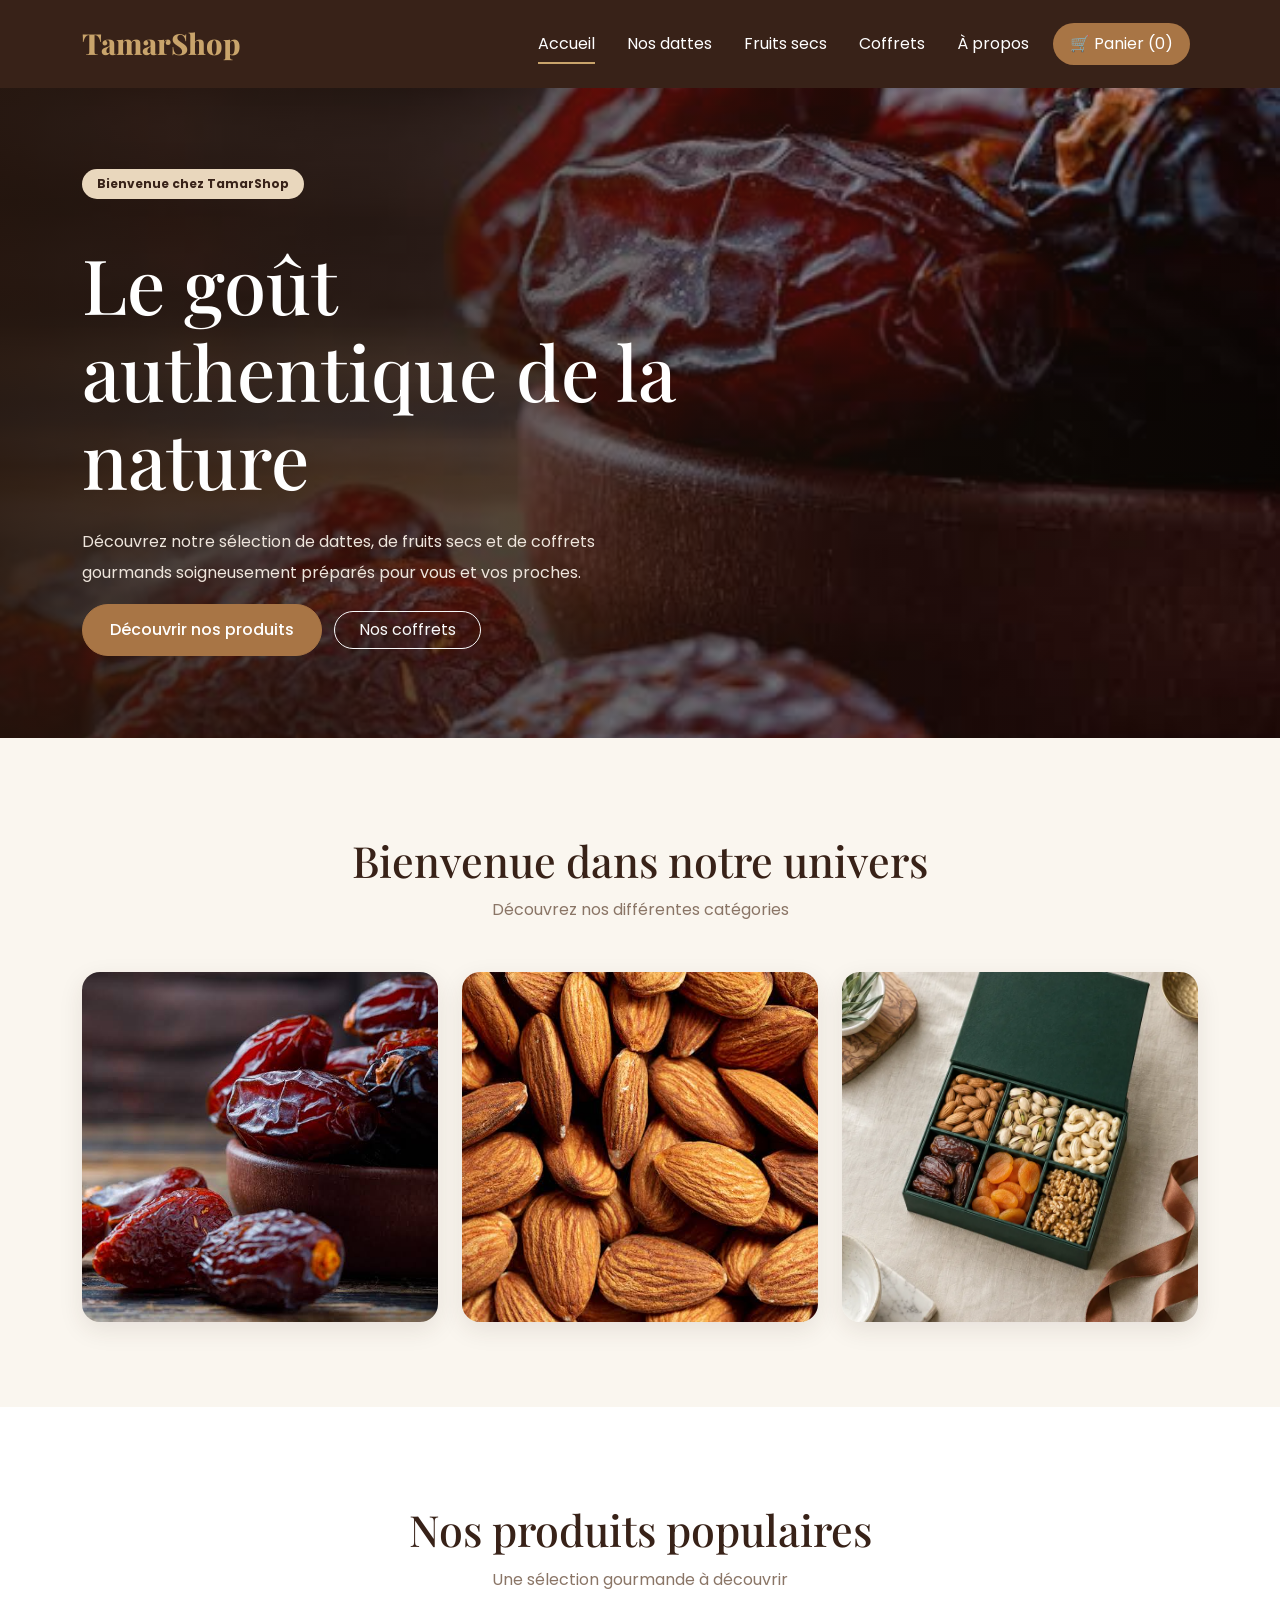
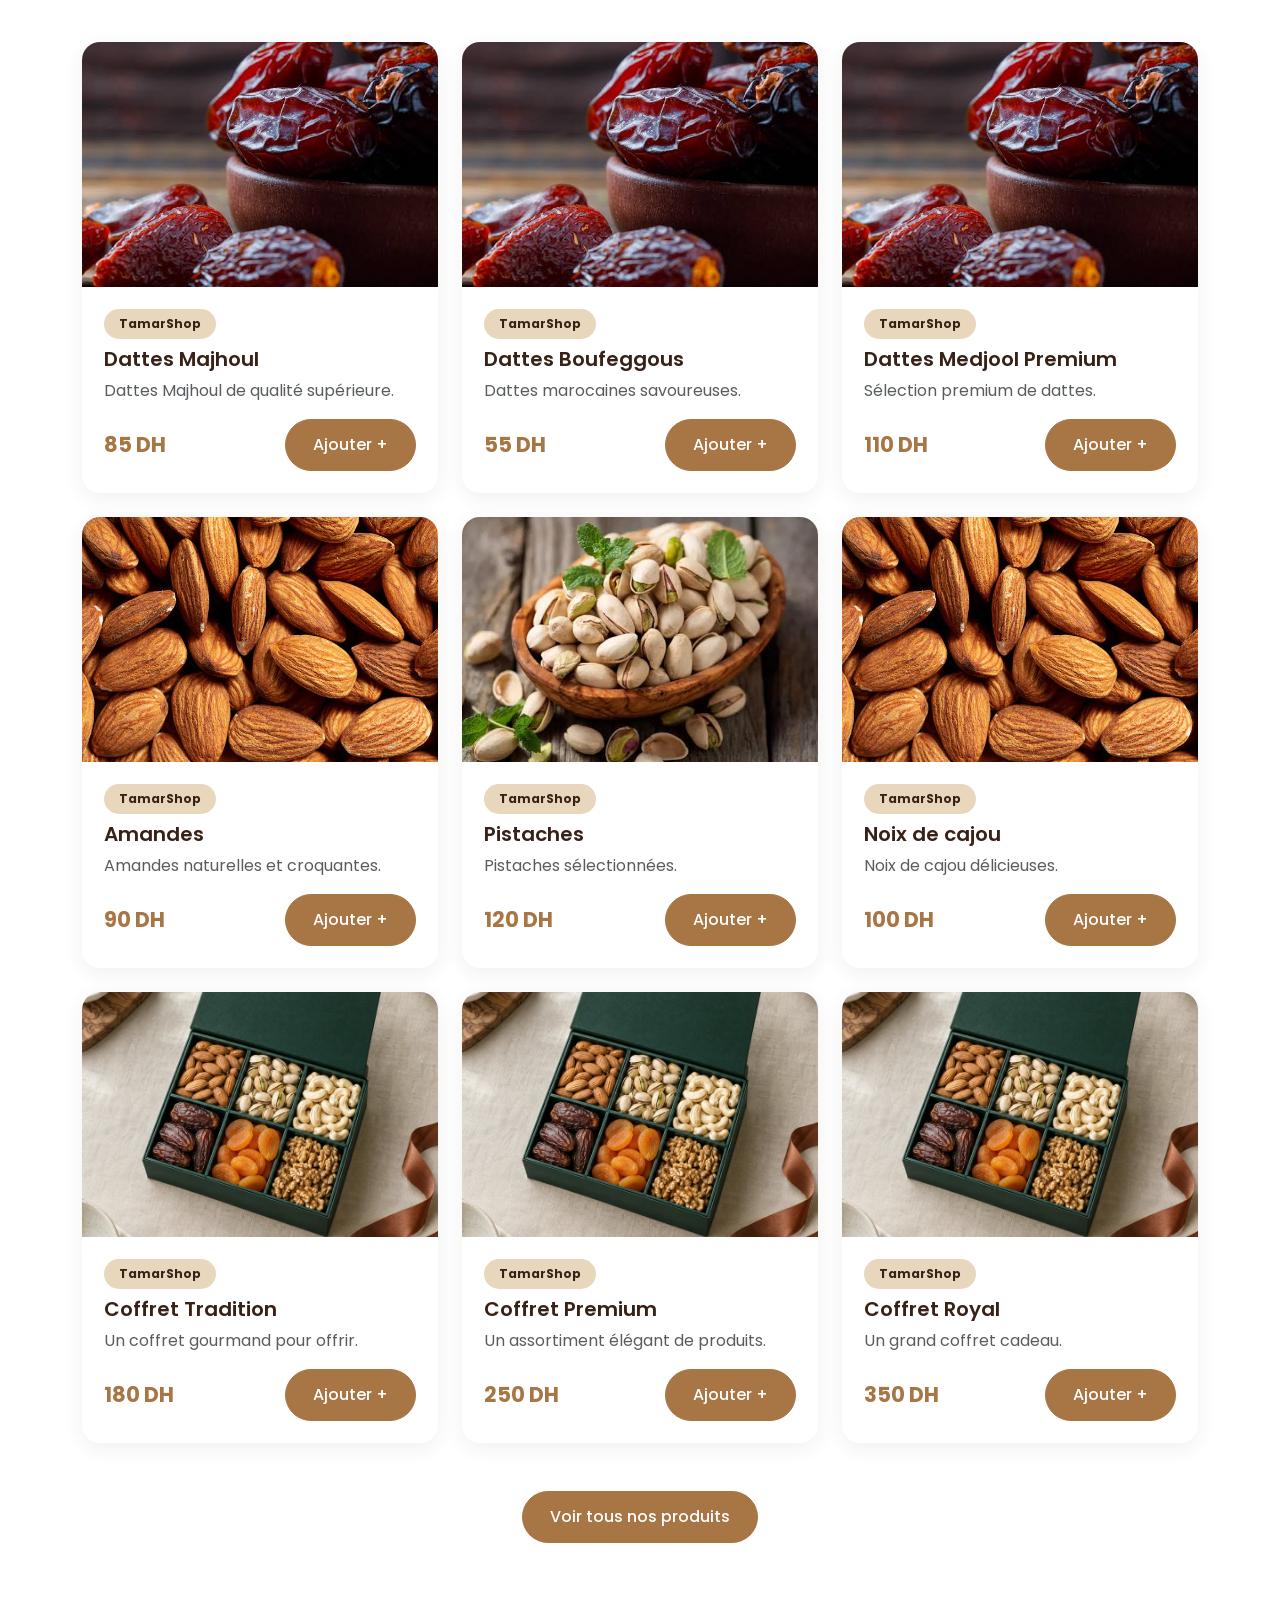
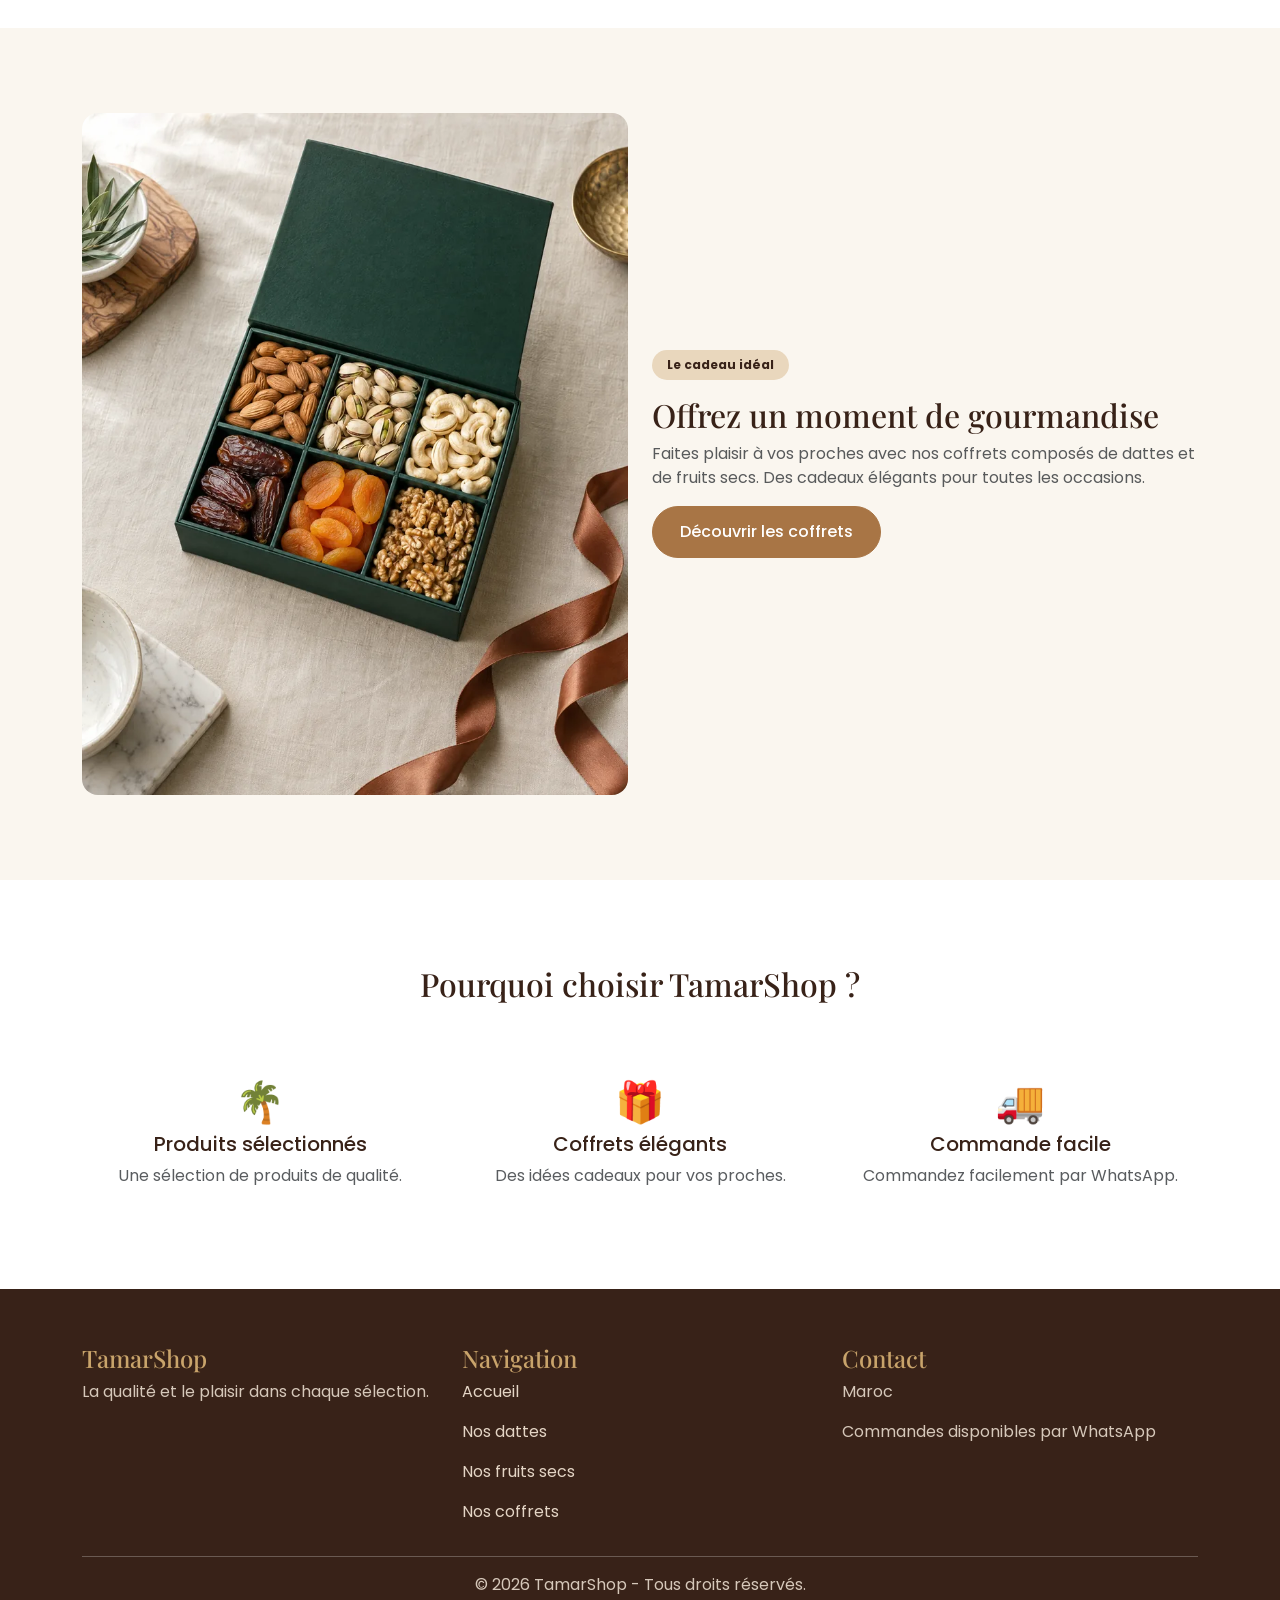
<file: index.html>
<!DOCTYPE html>
<html lang="fr">
<head>
    <meta charset="UTF-8">
    <meta name="viewport" content="width=device-width, initial-scale=1.0">
    <title>TamarShop | Accueil</title>

    <link href="https://cdn.jsdelivr.net/npm/bootstrap@5.3.3/dist/css/bootstrap.min.css" rel="stylesheet">
    <link rel="stylesheet" href="css/style.css">
</head>
<body>

<div id="navbar"></div>

<section class="hero">
    <div class="container">
        <div class="col-lg-7">
            <span class="badge badge-tamar mb-3">Bienvenue chez TamarShop</span>
            <h1>Le goût authentique de la nature</h1>
            <p>
                Découvrez notre sélection de dattes, de fruits secs
                et de coffrets gourmands soigneusement préparés
                pour vous et vos proches.
            </p>

            <a href="dattes.html" class="btn btn-tamar me-2">
                Découvrir nos produits
            </a>

            <a href="coffrets.html" class="btn btn-outline-light rounded-pill px-4">
                Nos coffrets
            </a>
        </div>
    </div>
</section>

<section class="section">
    <div class="container">
        <div class="section-title">
            <h2>Bienvenue dans notre univers</h2>
            <p>Découvrez nos différentes catégories</p>
        </div>

        <div class="row g-4">

            <div class="col-md-4">
                <a href="dattes.html">
                    <div class="category-card">
                        <img src="images/datte.png" alt="Dattes">
                        <div><h3>Nos dattes</h3></div>
                    </div>
                </a>
            </div>

            <div class="col-md-4">
                <a href="fruits-secs.html">
                    <div class="category-card">
                        <img src="images/amande.png" alt="Fruits secs">
                        <div><h3>Fruits secs</h3></div>
                    </div>
                </a>
            </div>

            <div class="col-md-4">
                <a href="coffrets.html">
                    <div class="category-card">
                        <img src="images/coffret.png" alt="Coffrets">
                        <div><h3>Coffrets cadeaux</h3></div>
                    </div>
                </a>
            </div>

        </div>
    </div>
</section>

<section class="section bg-white">
    <div class="container">

        <div class="section-title">
            <h2>Nos produits populaires</h2>
            <p>Une sélection gourmande à découvrir</p>
        </div>

        <div class="row" id="products-container"></div>

        <div class="text-center mt-4">
            <a href="dattes.html" class="btn btn-tamar">
                Voir tous nos produits
            </a>
        </div>

    </div>
</section>

<section class="section">
    <div class="container">
        <div class="row align-items-center g-4">
            <div class="col-md-6">
                <img src="images/coffret.png"
                     class="img-fluid rounded-4"
                     alt="Coffret TamarShop">
            </div>

            <div class="col-md-6">
                <span class="badge badge-tamar">Le cadeau idéal</span>
                <h2 class="mt-3">Offrez un moment de gourmandise</h2>
                <p class="text-muted">
                    Faites plaisir à vos proches avec nos coffrets
                    composés de dattes et de fruits secs.
                    Des cadeaux élégants pour toutes les occasions.
                </p>
                <a href="coffrets.html" class="btn btn-tamar">
                    Découvrir les coffrets
                </a>
            </div>
        </div>
    </div>
</section>

<section class="section bg-white text-center">
    <div class="container">
        <h2>Pourquoi choisir TamarShop ?</h2>

        <div class="row mt-5 g-4">
            <div class="col-md-4">
                <h1>🌴</h1>
                <h5>Produits sélectionnés</h5>
                <p class="text-muted">Une sélection de produits de qualité.</p>
            </div>

            <div class="col-md-4">
                <h1>🎁</h1>
                <h5>Coffrets élégants</h5>
                <p class="text-muted">Des idées cadeaux pour vos proches.</p>
            </div>

            <div class="col-md-4">
                <h1>🚚</h1>
                <h5>Commande facile</h5>
                <p class="text-muted">Commandez facilement par WhatsApp.</p>
            </div>
        </div>
    </div>
</section>

<div id="footer"></div>

<script src="https://cdn.jsdelivr.net/npm/bootstrap@5.3.3/dist/js/bootstrap.bundle.min.js"></script>
<script src="js/products.js"></script>
<script src="js/script.js"></script>

</body>
</html>
</file>
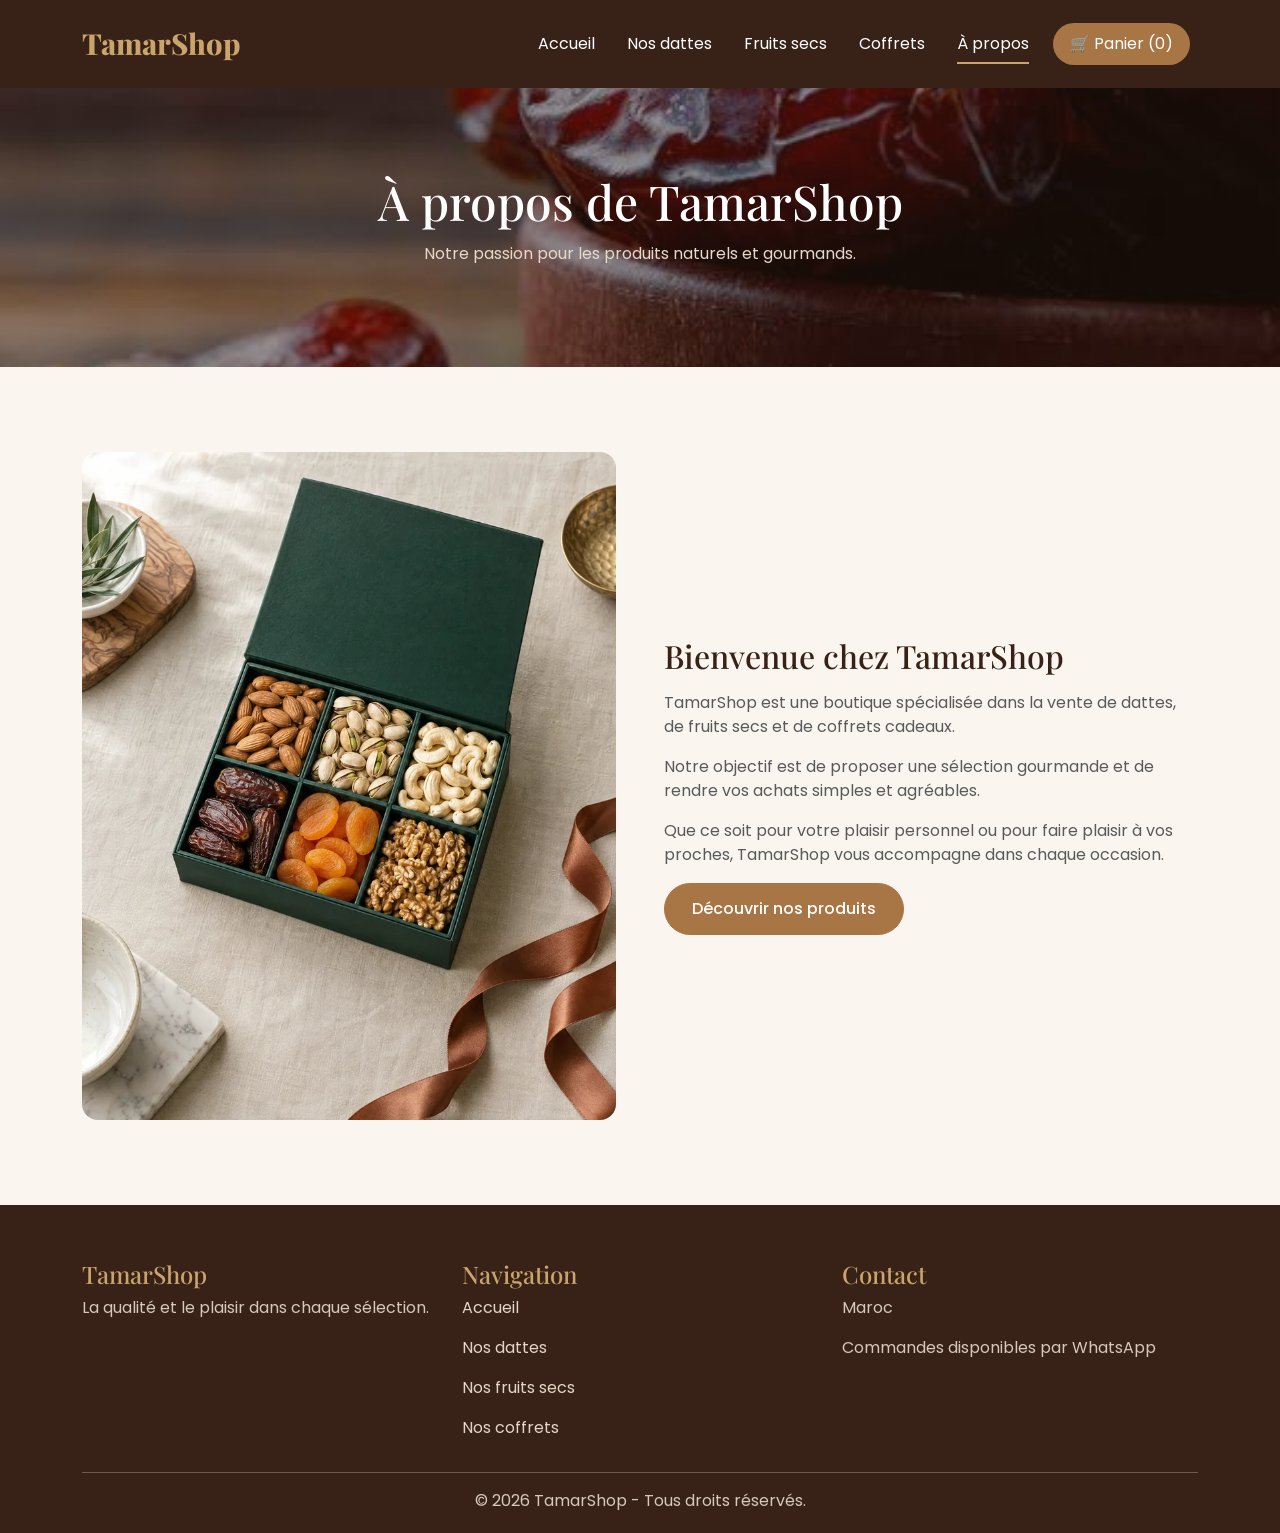
<file: apropos.html>
<!DOCTYPE html>
<html lang="fr">
<head>
    <meta charset="UTF-8">
    <meta name="viewport" content="width=device-width, initial-scale=1.0">
    <title>TamarShop | À propos</title>

    <link href="https://cdn.jsdelivr.net/npm/bootstrap@5.3.3/dist/css/bootstrap.min.css" rel="stylesheet">
    <link rel="stylesheet" href="css/style.css">
</head>
<body>

<div id="navbar"></div>

<section class="page-banner">
    <div class="container">
        <h1>À propos de TamarShop</h1>
        <p>Notre passion pour les produits naturels et gourmands.</p>
    </div>
</section>

<section class="section">
    <div class="container">

        <div class="row align-items-center g-5">

            <div class="col-md-6">
                <img src="images/coffret.png"
                     class="img-fluid rounded-4"
                     alt="Produits TamarShop">
            </div>

            <div class="col-md-6">
                <h2>Bienvenue chez TamarShop</h2>

                <p class="text-muted mt-3">
                    TamarShop est une boutique spécialisée dans
                    la vente de dattes, de fruits secs et de coffrets cadeaux.
                </p>

                <p class="text-muted">
                    Notre objectif est de proposer une sélection
                    gourmande et de rendre vos achats simples et agréables.
                </p>

                <p class="text-muted">
                    Que ce soit pour votre plaisir personnel ou pour
                    faire plaisir à vos proches, TamarShop vous accompagne
                    dans chaque occasion.
                </p>

                <a href="dattes.html" class="btn btn-tamar">
                    Découvrir nos produits
                </a>
            </div>

        </div>

    </div>
</section>

<div id="footer"></div>

<script src="https://cdn.jsdelivr.net/npm/bootstrap@5.3.3/dist/js/bootstrap.bundle.min.js"></script>
<script src="js/products.js"></script>
<script src="js/script.js"></script>

</body>

</html>
</file>
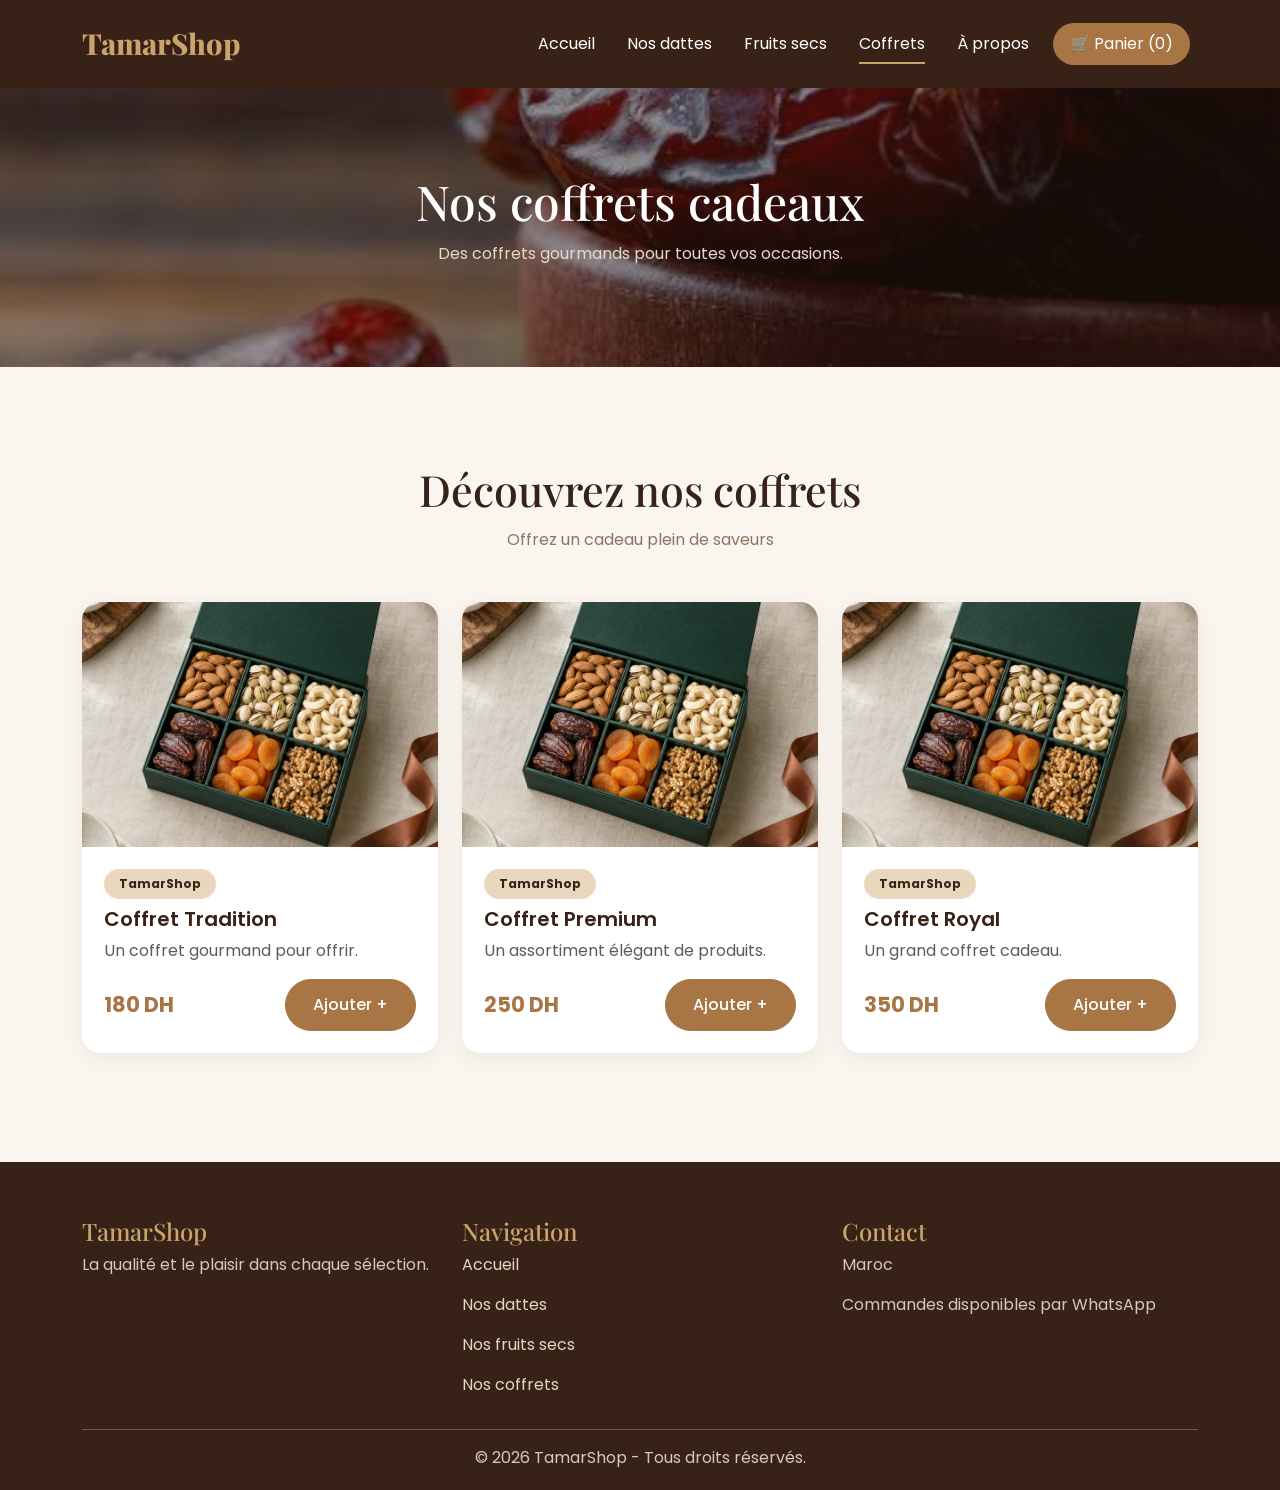
<file: coffrets.html>
<!DOCTYPE html>
<html lang="fr">
<head>
    <meta charset="UTF-8">
    <meta name="viewport" content="width=device-width, initial-scale=1.0">
    <title>TamarShop | Nos coffrets</title>

    <link href="https://cdn.jsdelivr.net/npm/bootstrap@5.3.3/dist/css/bootstrap.min.css" rel="stylesheet">
    <link rel="stylesheet" href="css/style.css">
</head>
<body>

<div id="navbar"></div>


<section class="page-banner">
    <div class="container">
        <h1>Nos coffrets cadeaux</h1>
        <p>Des coffrets gourmands pour toutes vos occasions.</p>
    </div>
</section>

<section class="section">
    <div class="container">
        <div class="section-title">
            <h2>Découvrez nos coffrets</h2>
            <p>Offrez un cadeau plein de saveurs</p>
        </div>

        <div class="row" id="products-container" data-category="coffrets"></div>
    </div>
</section>

<div id="footer"></div>

<script src="https://cdn.jsdelivr.net/npm/bootstrap@5.3.3/dist/js/bootstrap.bundle.min.js"></script>
<script src="js/products.js"></script>
<script src="js/script.js"></script>

</body>
</html>
</file>
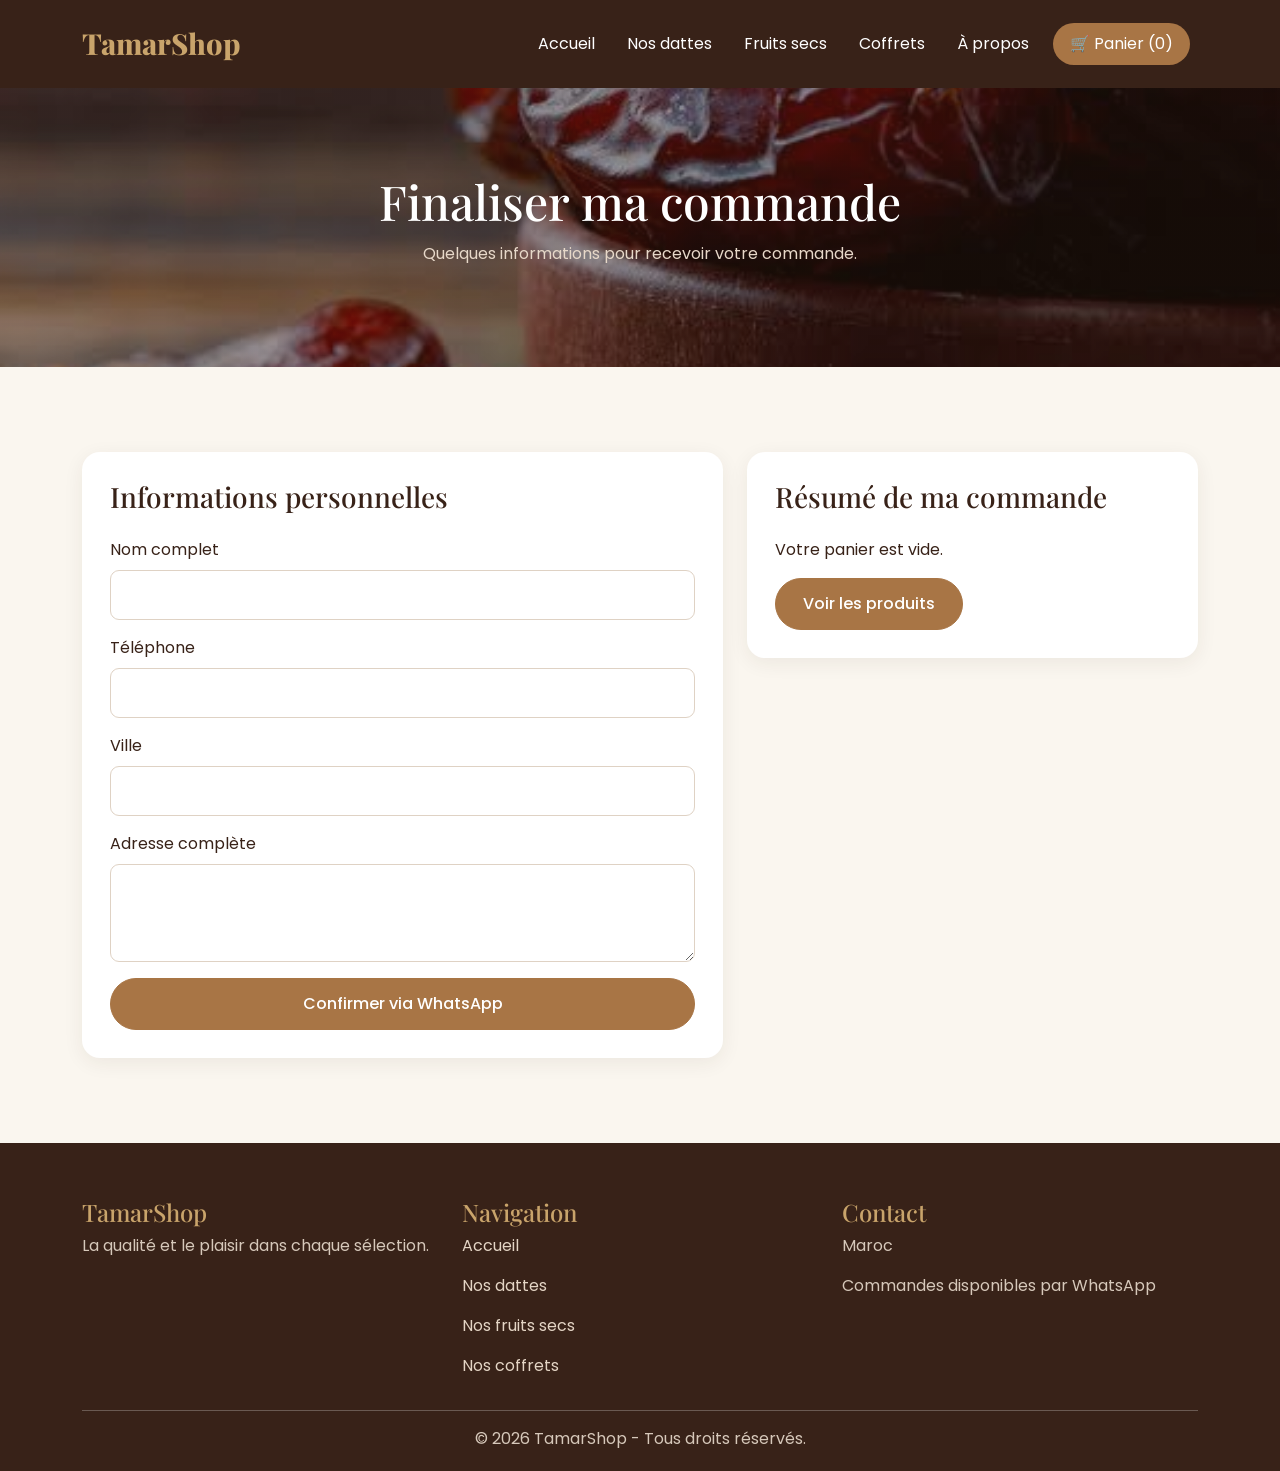
<file: commander.html>
<!DOCTYPE html>
<html lang="fr">
<head>
    <meta charset="UTF-8">
    <meta name="viewport" content="width=device-width, initial-scale=1.0">
    <title>TamarShop | Commander</title>

    <link href="https://cdn.jsdelivr.net/npm/bootstrap@5.3.3/dist/css/bootstrap.min.css" rel="stylesheet">
    <link rel="stylesheet" href="css/style.css">
</head>
<body>

<div id="navbar"></div>

<section class="page-banner">
    <div class="container">
        <h1>Finaliser ma commande</h1>
        <p>Quelques informations pour recevoir votre commande.</p>
    </div>
</section>

<section class="section">
    <div class="container">

        <div class="row g-4">

            <div class="col-lg-7">
                <div class="form-box">

                    <h3 class="mb-4">Informations personnelles</h3>

                    <form onsubmit="sendOrder(event)">

                        <div class="mb-3">
                            <label class="form-label">Nom complet</label>
                            <input type="text" id="customer-name"
                                   class="form-control" required>
                        </div>

                        <div class="mb-3">
                            <label class="form-label">Téléphone</label>
                            <input type="tel" id="customer-phone"
                                   class="form-control" required>
                        </div>

                        <div class="mb-3">
                            <label class="form-label">Ville</label>
                            <input type="text" id="customer-city"
                                   class="form-control" required>
                        </div>

                        <div class="mb-3">
                            <label class="form-label">Adresse complète</label>
                            <textarea id="customer-address"
                                      class="form-control"
                                      rows="3" required></textarea>
                        </div>

                        <button type="submit" class="btn btn-tamar w-100">
                            Confirmer via WhatsApp
                        </button>

                    </form>

                </div>
            </div>

            <div class="col-lg-5">
                <div class="cart-box">
                    <h3 class="mb-4">Résumé de ma commande</h3>
                    <div id="checkout-summary"></div>
                </div>
            </div>

        </div>

    </div>
</section>

<div id="footer"></div>

<script src="https://cdn.jsdelivr.net/npm/bootstrap@5.3.3/dist/js/bootstrap.bundle.min.js"></script>
<script src="js/products.js"></script>
<script src="js/script.js"></script>

</body>
</html>
</file>
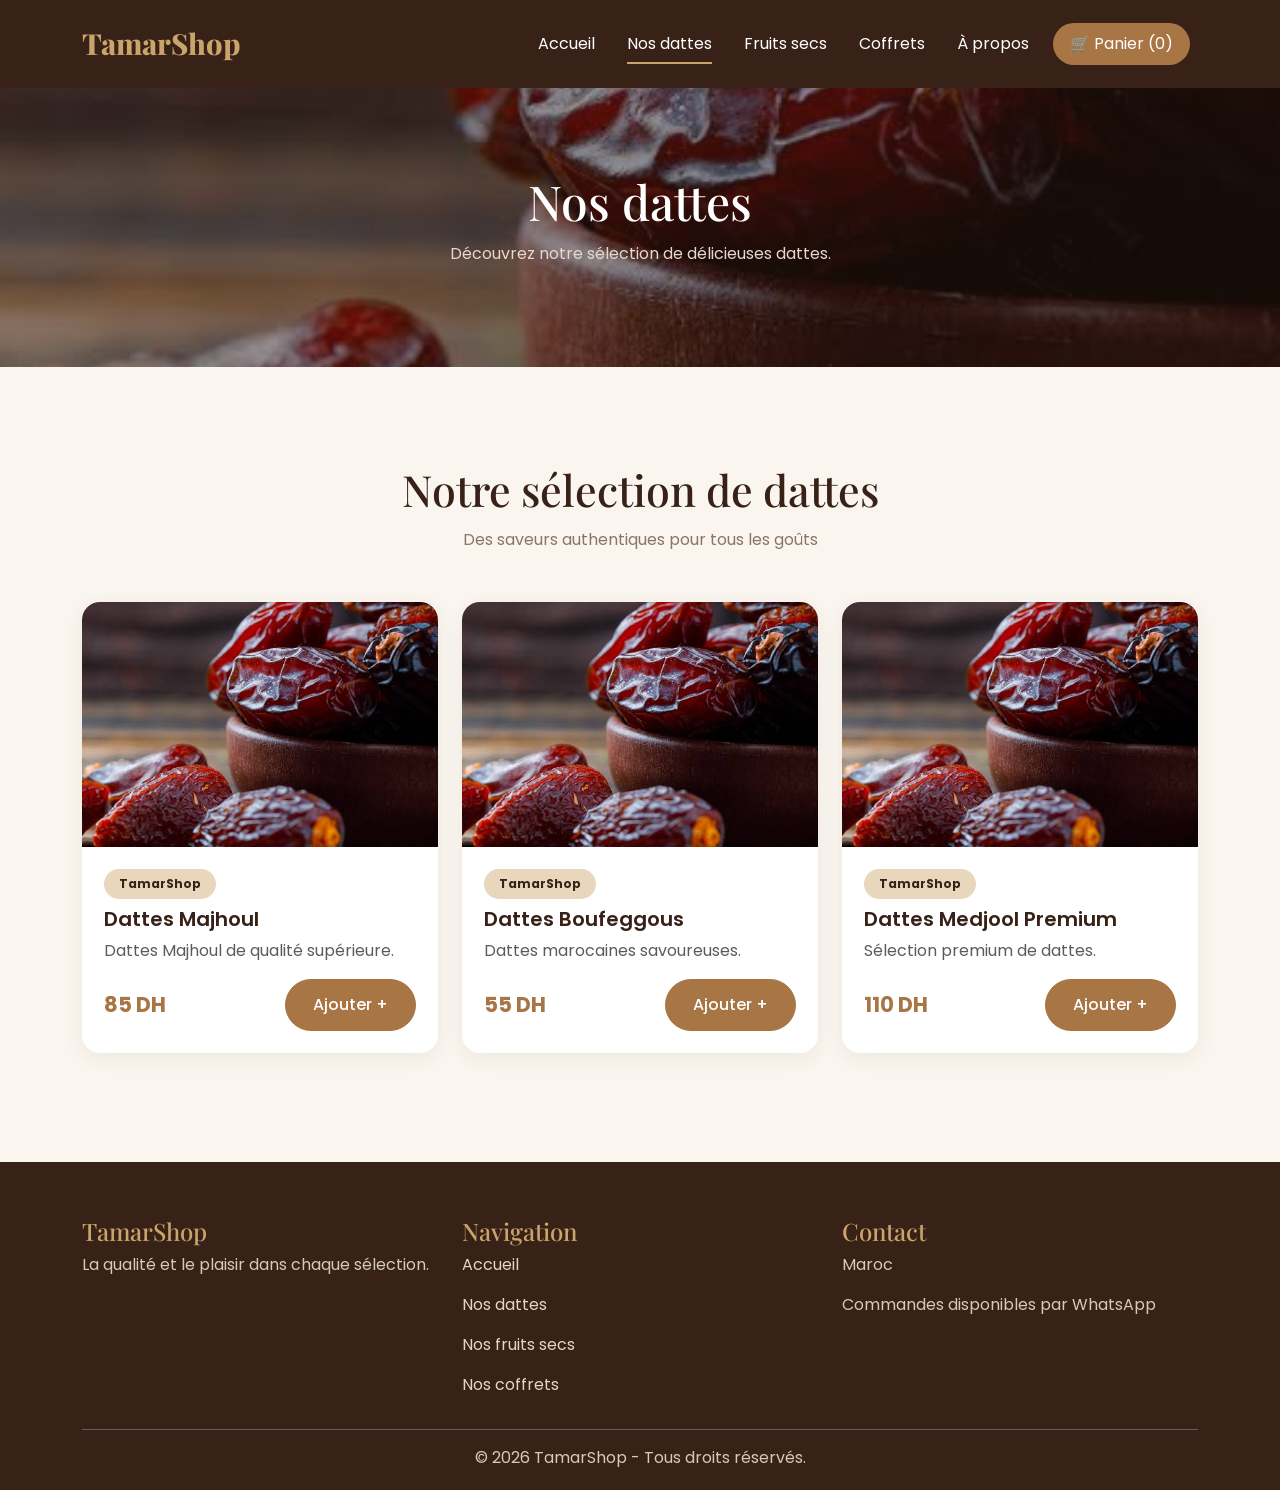
<file: dattes.html>
<!DOCTYPE html>
<html lang="fr">
<head>
    <meta charset="UTF-8">
    <meta name="viewport" content="width=device-width, initial-scale=1.0">
    <title>TamarShop | Nos dattes</title>

    <link href="https://cdn.jsdelivr.net/npm/bootstrap@5.3.3/dist/css/bootstrap.min.css" rel="stylesheet">
    <link rel="stylesheet" href="css/style.css">
</head>
<body>

<div id="navbar"></div>


<section class="page-banner">
    <div class="container">
        <h1>Nos dattes</h1>
        <p>Découvrez notre sélection de délicieuses dattes.</p>
    </div>
</section>

<section class="section">
    <div class="container">
        <div class="section-title">
            <h2>Notre sélection de dattes</h2>
            <p>Des saveurs authentiques pour tous les goûts</p>
        </div>

        <div class="row" id="products-container" data-category="dattes"></div>
    </div>
</section>

<div id="footer"></div>

<script src="https://cdn.jsdelivr.net/npm/bootstrap@5.3.3/dist/js/bootstrap.bundle.min.js"></script>
<script src="js/products.js"></script>
<script src="js/script.js"></script>

</body>
</html>
</file>
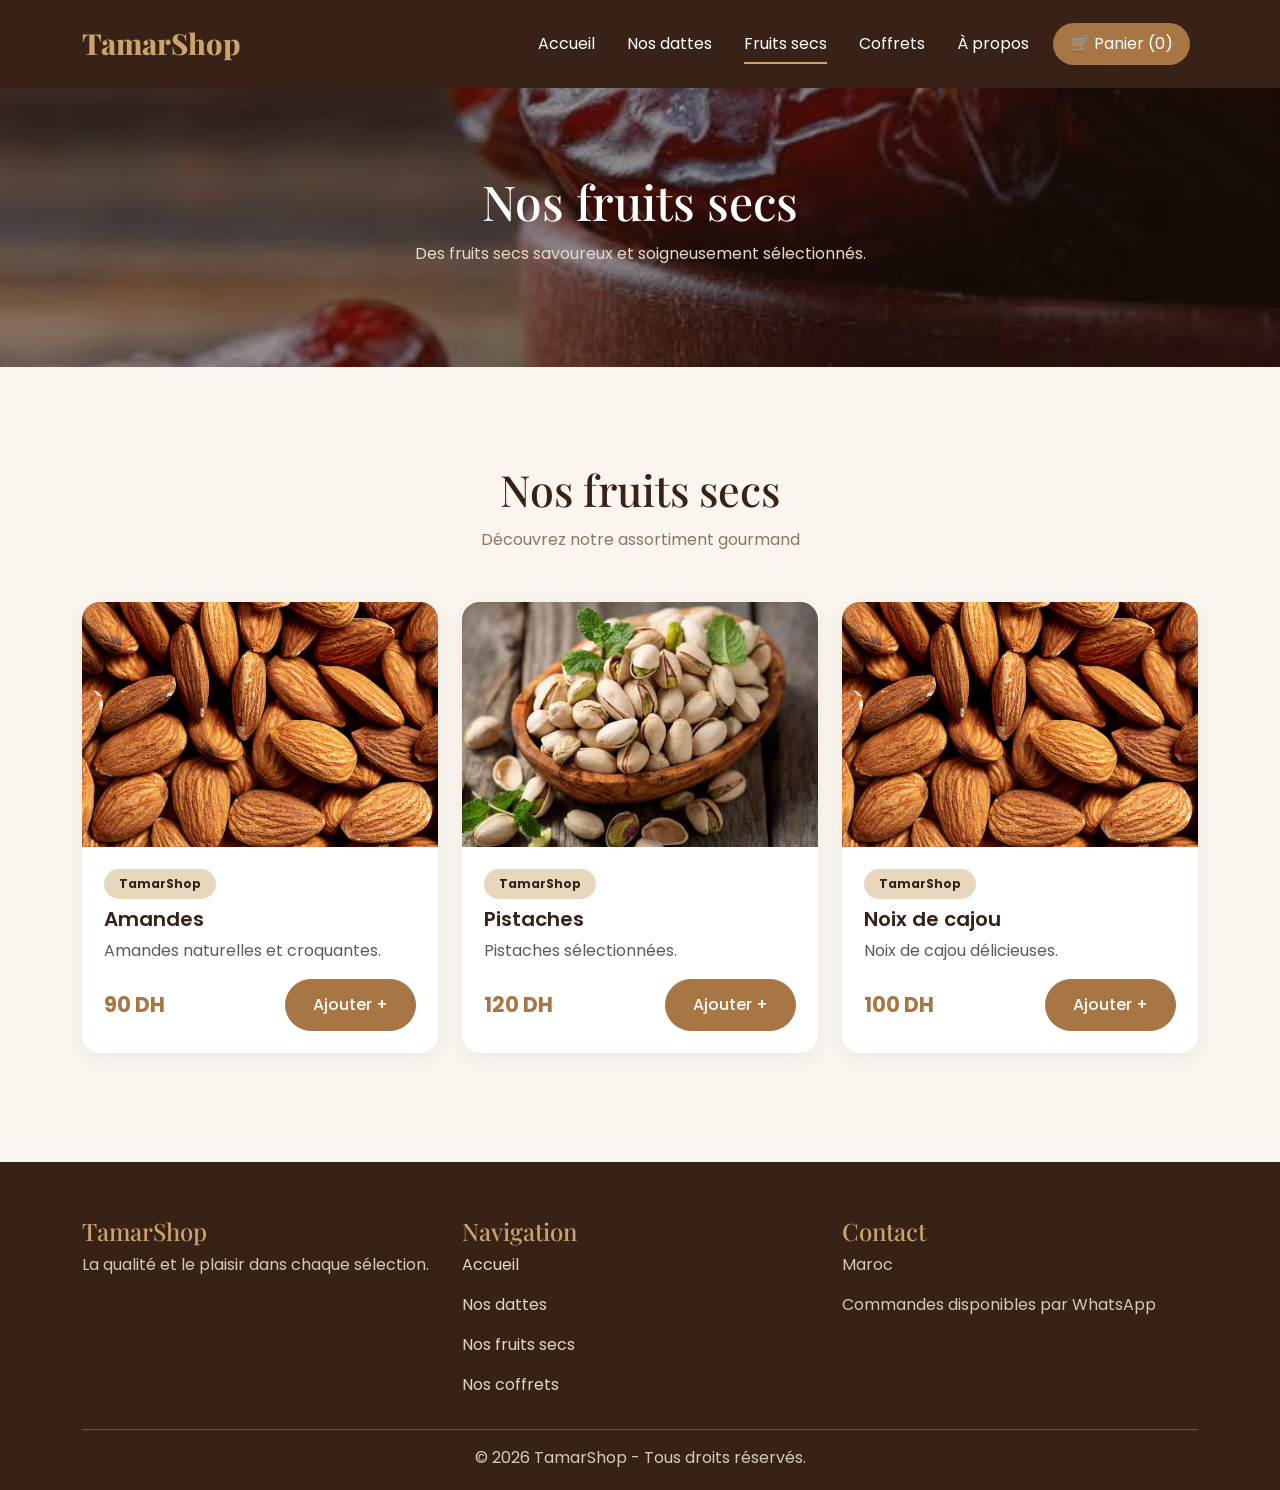
<file: fruits-secs.html>
<!DOCTYPE html>
<html lang="fr">
<head>
    <meta charset="UTF-8">
    <meta name="viewport" content="width=device-width, initial-scale=1.0">
    <title>TamarShop | Fruits secs</title>

    <link href="https://cdn.jsdelivr.net/npm/bootstrap@5.3.3/dist/css/bootstrap.min.css" rel="stylesheet">
    <link rel="stylesheet" href="css/style.css">
</head>
<body>

<div id="navbar"></div>


<section class="page-banner">
    <div class="container">
        <h1>Nos fruits secs</h1>
        <p>Des fruits secs savoureux et soigneusement sélectionnés.</p>
    </div>
</section>

<section class="section">
    <div class="container">
        <div class="section-title">
            <h2>Nos fruits secs</h2>
            <p>Découvrez notre assortiment gourmand</p>
        </div>

        <div class="row" id="products-container" data-category="fruits-secs"></div>
    </div>
</section>

<div id="footer"></div>

<script src="https://cdn.jsdelivr.net/npm/bootstrap@5.3.3/dist/js/bootstrap.bundle.min.js"></script>
<script src="js/products.js"></script>
<script src="js/script.js"></script>

</body>
</html>
</file>
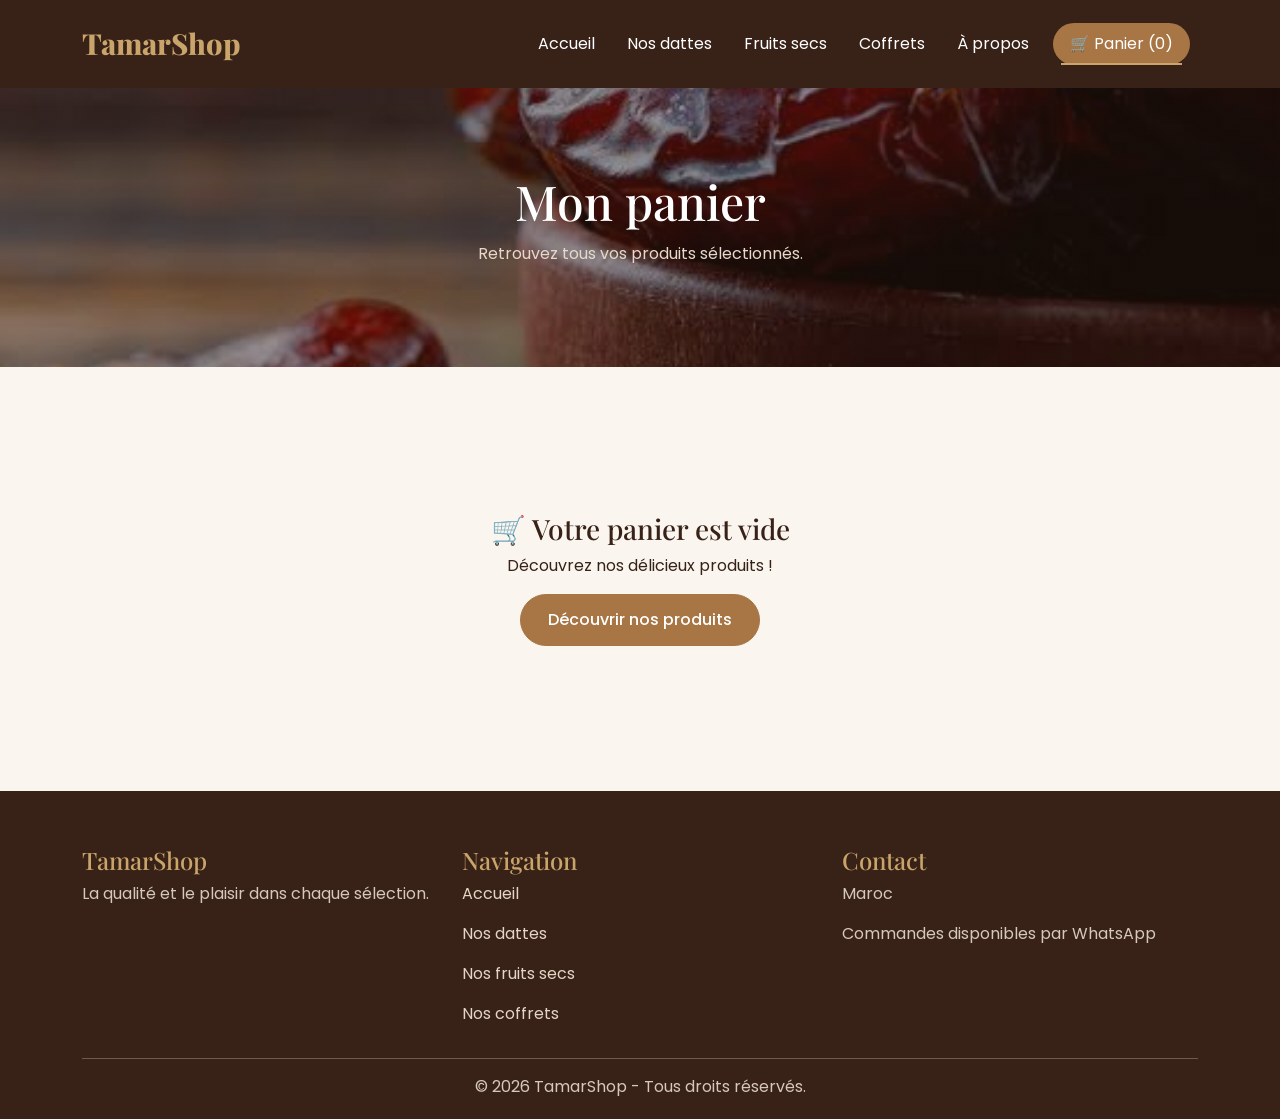
<file: panier.html>
<!DOCTYPE html>
<html lang="fr">
<head>
    <meta charset="UTF-8">
    <meta name="viewport" content="width=device-width, initial-scale=1.0">
    <title>TamarShop | Mon panier</title>

    <link href="https://cdn.jsdelivr.net/npm/bootstrap@5.3.3/dist/css/bootstrap.min.css" rel="stylesheet">
    <link rel="stylesheet" href="css/style.css">
</head>
<body>

<div id="navbar"></div>

<section class="page-banner">
    <div class="container">
        <h1>Mon panier</h1>
        <p>Retrouvez tous vos produits sélectionnés.</p>
    </div>
</section>

<section class="section">
    <div class="container">
        <div id="cart-container"></div>
    </div>
</section>

<div id="footer"></div>

<script src="https://cdn.jsdelivr.net/npm/bootstrap@5.3.3/dist/js/bootstrap.bundle.min.js"></script>
<script src="js/products.js"></script>
<script src="js/script.js"></script>

</body>
</html>
</file>
<file: css/style.css>
@import url('https://fonts.googleapis.com/css2?family=Playfair+Display:wght@500;600;700;800&family=Poppins:wght@300;400;500;600;700&display=swap');

:root {
    --brown-dark: #382218;
    --brown: #60402e;
    --caramel: #a87545;
    --gold: #c9a46b;
    --beige: #e9d7bd;
    --cream: #faf6ef;
    --white: #ffffff;
}

/* =================================
   POPUP AJOUT AU PANIER - TAMARSHOP
================================= */


/* =====================================
   TAMARSHOP - LIGHTBOX AJOUT AU PANIER
===================================== */

#tamar-lightbox {
    position: fixed;
    inset: 0;
    z-index: 999999;
    display: flex;
    align-items: center;
    justify-content: center;
    opacity: 0;
    visibility: hidden;
    transition: opacity 0.3s ease, visibility 0.3s ease;
}

#tamar-lightbox.show {
    opacity: 1;
    visibility: visible;
}

/* Fond sombre sur toute la page */

.lightbox-overlay {
    position: absolute;
    inset: 0;
    background: rgba(0, 0, 0, 0.65);
    backdrop-filter: blur(5px);
}

/* Fenêtre centrale */

.lightbox-content {
    position: relative;
    z-index: 2;
    width: 90%;
    max-width: 430px;
    padding: 40px 30px;
    background: #fffaf3;
    border-radius: 22px;
    text-align: center;
    box-shadow: 0 20px 60px rgba(0, 0, 0, 0.25);
    transform: scale(0.8) translateY(20px);
    transition: transform 0.35s ease;
}

#tamar-lightbox.show .lightbox-content {
    transform: scale(1) translateY(0);
}

/* Bouton fermer */

.lightbox-close {
    position: absolute;
    top: 12px;
    right: 18px;
    border: none;
    background: none;
    color: #70452e;
    font-size: 30px;
    cursor: pointer;
}

/* Icône de validation */

.lightbox-icon {
    width: 85px;
    height: 85px;
    margin: 0 auto 20px;
    border-radius: 50%;
    background: #e8f2df;
    display: flex;
    justify-content: center;
    align-items: center;
    color: #54813c;
}

.lightbox-icon span {
    font-size: 45px;
    font-weight: bold;
}

/* Textes */

.lightbox-content h2 {
    color: #70452e;
    font-size: 26px;
    font-weight: 700;
    margin-bottom: 12px;
}

.lightbox-content p {
    color: #77685b;
    font-size: 15px;
    margin-bottom: 25px;
}

/* Boutons */

.lightbox-actions {
    display: flex;
    flex-direction: column;
    gap: 12px;
}

.lightbox-cart {
    display: block;
    background: #70452e;
    color: white;
    padding: 14px;
    border-radius: 10px;
    text-decoration: none;
    font-weight: 600;
    transition: 0.3s;
}

.lightbox-cart:hover {
    background: #53321f;
    color: white;
}

.lightbox-continue {
    background: transparent;
    border: 1px solid #d8c4ad;
    color: #70452e;
    padding: 13px;
    border-radius: 10px;
    cursor: pointer;
    transition: 0.3s;
}

.lightbox-continue:hover {
    background: #f1e7da;
}


* {
    margin: 0;
    padding: 0;
    box-sizing: border-box;
}

html {
    scroll-behavior: smooth;
}

body {
    font-family: 'Poppins', sans-serif;
    background: var(--cream);
    color: var(--brown-dark);
    overflow-x: hidden;
}

h1, h2, h3 {
    font-family: 'Playfair Display', serif;
}

a {
    text-decoration: none;
}

/* NAVBAR */

.navbar {
    background: var(--brown-dark);
    padding: 17px 0;
    transition: all .4s ease;
}

.navbar.scrolled {
    padding: 10px 0;
    box-shadow: 0 5px 20px rgba(0,0,0,.15);
}

.navbar-brand {
    font-family: 'Playfair Display', serif;
    color: var(--gold) !important;
    font-size: 29px;
    font-weight: 800;
}

.nav-link {
    color: white !important;
    margin: 0 8px;
    position: relative;
    transition: .3s;
}

.nav-link::after {
    content: "";
    position: absolute;
    width: 0;
    height: 2px;
    bottom: 0;
    left: 8px;
    background: var(--gold);
    transition: width .3s;
}

.nav-link:hover::after,
.nav-link.active::after {
    width: calc(100% - 16px);
}

.nav-link:hover {
    color: var(--gold) !important;
}

.cart-link {
    background: var(--caramel);
    padding: 9px 17px !important;
    border-radius: 25px;
}

/* HERO */

.hero {
    min-height: 650px;
    display: flex;
    align-items: center;
    position: relative;
    overflow: hidden;

    background:
        linear-gradient(90deg, rgba(35,20,12,.90), rgba(35,20,12,.25)),
        url('../images/datte.png')
        center/cover no-repeat;

    color: white;
}

.hero-content {
    position: relative;
    z-index: 2;
    max-width: 680px;
    padding: 70px 0;
}

.hero-label {
    color: var(--gold);
    font-size: 12px;
    letter-spacing: 3px;
    font-weight: 600;
}

.hero h1 {
    font-size: clamp(43px, 6vw, 76px);
    line-height: 1.15;
    margin: 25px 0;
    animation: slideUp 1s ease;
}

.hero h1 span {
    color: var(--gold);
}

.hero p {
    font-size: 16px;
    line-height: 1.9;
    max-width: 550px;
    color: #eee5dc;
}

.hero-buttons {
    display: flex;
    flex-wrap: wrap;
    gap: 12px;
    margin-top: 30px;
}

.hero-note {
    margin-top: 35px;
    font-size: 12px;
    color: #e8d5bd;
    letter-spacing: 1px;
}

.hero-note span {
    color: var(--gold);
}

.btn-tamar {
    background: var(--caramel);
    color: white;
    border: 1px solid var(--caramel);
    padding: 13px 27px;
    border-radius: 30px;
    transition: all .35s ease;
    font-weight: 500;
}

.btn-tamar:hover {
    background: var(--brown-dark);
    border-color: var(--brown-dark);
    color: white;
    transform: translateY(-4px);
    box-shadow: 0 8px 20px rgba(0,0,0,.15);
}

.btn-outline-light {
    transition: .3s;
}

.btn-outline-light:hover {
    transform: translateY(-4px);
}

/* SECTIONS */

.section {
    padding: 85px 0;
}

.section-title {
    text-align: center;
    margin-bottom: 50px;
}

.section-title h2 {
    font-size: clamp(30px, 4vw, 43px);
    margin: 12px 0;
    color: var(--brown-dark);
}

.section-title p {
    color: #8a7566;
}

.section-subtitle {
    color: var(--caramel);
    letter-spacing: 3px;
    font-size: 11px;
    font-weight: 700;
}

/* CATEGORIES */

.category-link {
    display: block;
    color: white;
}

.category-card {
    border-radius: 18px;
    overflow: hidden;
    position: relative;
    height: 350px;
    box-shadow: 0 8px 25px rgba(59,36,25,.10);
}

.category-card img {
    width: 100%;
    height: 100%;
    object-fit: cover;
    transition: transform .7s ease;
}

.category-card:hover img {
    transform: scale(1.12);
}

.category-overlay {
    position: absolute;
    inset: 0;
    background: linear-gradient(
        transparent 25%,
        rgba(30,15,8,.85)
    );

    display: flex;
    flex-direction: column;
    justify-content: end;
    padding: 28px;
    transition: .4s;
}

.category-overlay span {
    color: var(--gold);
    font-size: 12px;
    letter-spacing: 2px;
}

.category-overlay h3 {
    font-size: 30px;
    margin: 8px 0;
}

.category-overlay p {
    margin: 0;
    font-size: 13px;
    transition: transform .3s;
}

.category-card:hover .category-overlay p {
    transform: translateX(8px);
}

/* PRODUCTS */

.products-section {
    background: #f3ebdf;
}

.product-card {
    background: white;
    border: none;
    border-radius: 18px;
    overflow: hidden;
    height: 100%;
    box-shadow: 0 5px 20px rgba(59,36,25,.07);
    transition: all .4s ease;
}

.product-card:hover {
    transform: translateY(-9px);
    box-shadow: 0 15px 35px rgba(59,36,25,.15);
}

.product-card img {
    width: 100%;
    height: 245px;
    object-fit: cover;
    transition: transform .6s ease;
}

.product-card:hover img {
    transform: scale(1.06);
}

.product-card .card-body {
    padding: 22px;
}

.product-card h5 {
    font-weight: 600;
    color: var(--brown-dark);
}

.product-price {
    color: var(--caramel);
    font-size: 21px;
    font-weight: 700;
}

/* GIFT SECTION */

.gift-section {
    padding: 100px 0;
    background: white;
}

.gift-image {
    height: 450px;
    position: relative;
    border-radius: 20px;
    overflow: hidden;
}

.gift-image img {
    width: 100%;
    height: 100%;
    object-fit: cover;
    transition: .6s;
}

.gift-image:hover img {
    transform: scale(1.06);
}

.gift-image-label {
    position: absolute;
    bottom: 25px;
    left: 25px;
    background: white;
    color: var(--brown-dark);
    padding: 12px 22px;
    border-radius: 30px;
    font-size: 13px;
    font-weight: 600;
}

.gift-title {
    font-size: clamp(35px, 4vw, 48px);
    line-height: 1.25;
    margin: 20px 0;
}

.gift-title span {
    color: var(--caramel);
}

/* ADVANTAGES */

.advantages-section {
    background: var(--cream);
}

.advantage-card {
    height: 100%;
    padding: 35px 25px;
    text-align: center;
    background: white;
    border-radius: 18px;
    transition: all .4s ease;
}

.advantage-card:hover {
    transform: translateY(-8px);
    box-shadow: 0 12px 30px rgba(59,36,25,.10);
}

.advantage-icon {
    font-size: 42px;
    margin-bottom: 20px;
    transition: transform .4s;
}

.advantage-card:hover .advantage-icon {
    transform: rotateY(180deg);
}

.advantage-card h5 {
    font-weight: 600;
}

.advantage-card p {
    color: #8a7566;
    font-size: 14px;
    line-height: 1.8;
    margin-top: 12px;
}

/* PAGE BANNER */

.page-banner {
    min-height: 250px;

    background:
        linear-gradient(
            rgba(45,25,15,.45),
            rgba(45,25,15,.45)
        ),
        url('../images/datte.png') center/cover no-repeat;

    color: white;
    padding: 85px 0;
    text-align: center;
}

.page-banner h1 {
    font-size: clamp(34px, 5vw, 48px);
}

.page-banner p {
    color: #e7d8c9;
    margin-top: 12px;
}

/* BADGES */

.badge-tamar {
    background: var(--beige);
    color: var(--brown-dark);
    padding: 9px 15px;
    border-radius: 30px;
}

/* FORMS AND CART */

.cart-box,
.form-box {
    background: white;
    border-radius: 18px;
    padding: 28px;
    box-shadow: 0 5px 20px rgba(59,36,25,.07);
}

.form-control,
.form-select {
    padding: 12px;
    border-radius: 9px;
    border: 1px solid #dfd2c4;
}

.form-control:focus,
.form-select:focus {
    border-color: var(--caramel);
    box-shadow: 0 0 0 .2rem rgba(166,107,67,.15);
}

.empty-cart {
    text-align: center;
    padding: 60px 15px;
}

.cart-product {
    border-bottom: 1px solid #eee;
    padding: 18px 0;
}

.cart-product img {
    width: 90px;
    height: 90px;
    object-fit: cover;
    border-radius: 12px;
}

.quantity-btn {
    border: 1px solid var(--beige);
    background: white;
    border-radius: 5px;
    padding: 4px 12px;
    color: var(--brown);
}

.remove-btn {
    color: #b13b32;
    border: none;
    background: none;
}

/* FOOTER */

footer {
    background: var(--brown-dark);
    color: white;
    padding: 55px 0 20px;
}

footer h4 {
    color: var(--gold);
    font-family: 'Playfair Display', serif;
}

footer a {
    color: #e4d5c5;
    transition: .3s;
}

footer a:hover {
    color: var(--gold);
    padding-left: 5px;
}

footer p {
    color: #d6c8ba;
}

/* SCROLL ANIMATIONS */

.reveal {
    opacity: 0;
    transform: translateY(35px);
    transition: opacity .8s ease, transform .8s ease;
}

.reveal.visible {
    opacity: 1;
    transform: translateY(0);
}

@keyframes slideUp {
    from {
        opacity: 0;
        transform: translateY(35px);
    }

    to {
        opacity: 1;
        transform: translateY(0);
    }
}

/* RESPONSIVE */

@media(max-width:768px) {

    .hero {
        min-height: 550px;
        text-align: center;
        background-position: 60% center;
    }

    .hero-content {
        padding: 60px 10px;
    }

    .hero p {
        margin: auto;
    }

    .hero-buttons {
        justify-content: center;
    }

    .section {
        padding: 55px 0;
    }

    .category-card {
        height: 280px;
    }

    .gift-section {
        padding: 60px 0;
    }

    .gift-image {
        height: 330px;
    }

    .cart-box,
    .form-box {
        padding: 20px;
    }
}

/* ACCESSIBILITY */

@media (prefers-reduced-motion: reduce) {
    *,
    *::before,
    *::after {
        animation-duration: .01ms !important;
        transition-duration: .01ms !important;
        scroll-behavior: auto !important;
    }
}
</file>
